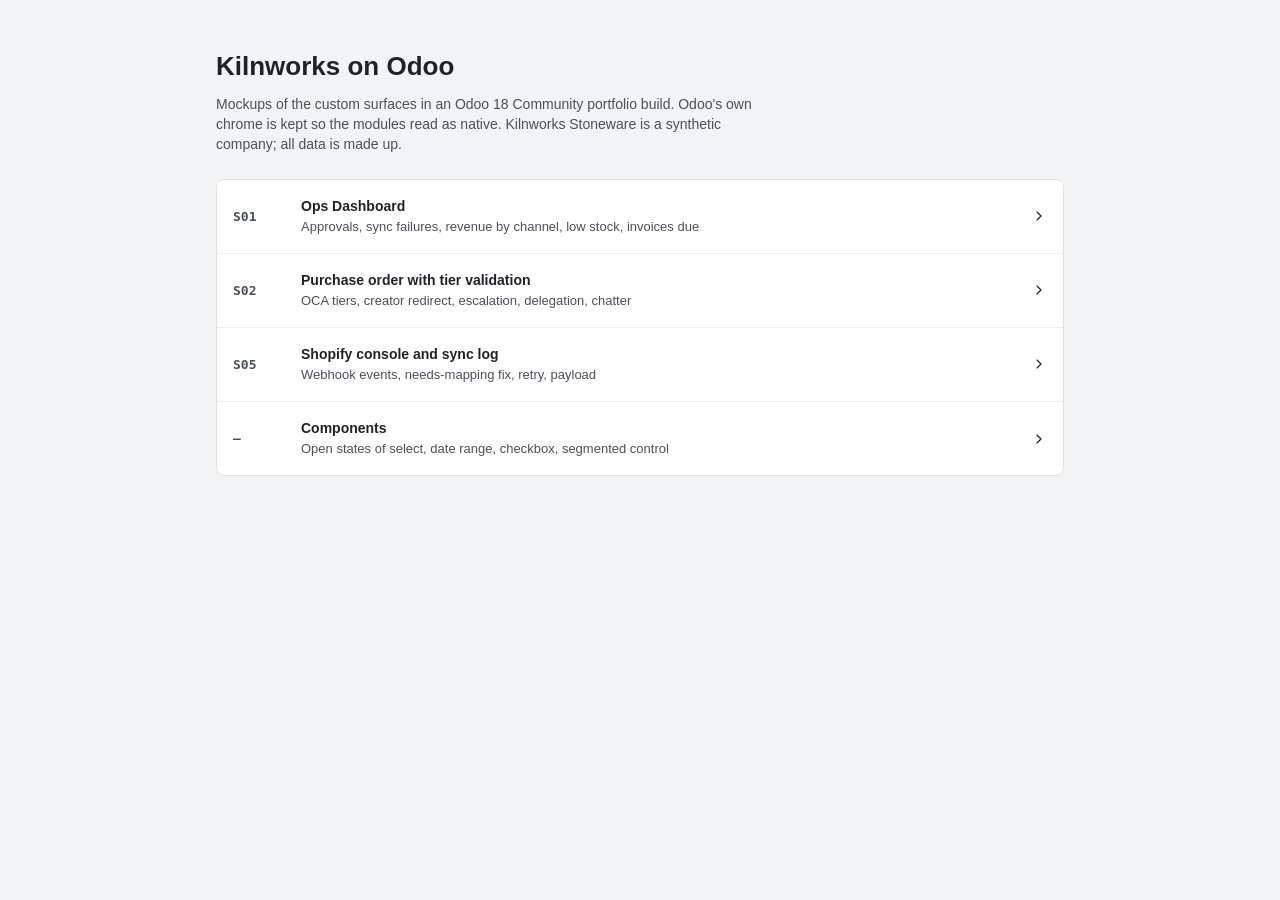
<file: mockups/index.html>
<!doctype html><html lang="en"><head><meta charset="utf-8"><meta name="viewport" content="width=device-width, initial-scale=1">
<title>Kilnworks on Odoo · Mockups</title><link rel="stylesheet" href="kilnworks-ds.css"></head><body><svg width="0" height="0" style="position:absolute" aria-hidden="true"><symbol id="i-chevron-right" viewBox="0 0 24 24"><path d="m9 18 6-6-6-6" /></symbol></svg>
<main class="idx"><h1>Kilnworks on Odoo</h1>
<p>Mockups of the custom surfaces in an Odoo 18 Community portfolio build. Odoo's own chrome is kept so the modules read as native.
Kilnworks Stoneware is a synthetic company; all data is made up.</p>
<ul class="idx-list"><li><a href="dashboard.html"><span class="id">S01</span><span><b>Ops Dashboard</b><span class="d">Approvals, sync failures, revenue by channel, low stock, invoices due</span></span><svg class="icon" aria-hidden="true"><use href="#i-chevron-right"/></svg></a></li><li><a href="purchase-order.html"><span class="id">S02</span><span><b>Purchase order with tier validation</b><span class="d">OCA tiers, creator redirect, escalation, delegation, chatter</span></span><svg class="icon" aria-hidden="true"><use href="#i-chevron-right"/></svg></a></li><li><a href="shopify.html"><span class="id">S05</span><span><b>Shopify console and sync log</b><span class="d">Webhook events, needs-mapping fix, retry, payload</span></span><svg class="icon" aria-hidden="true"><use href="#i-chevron-right"/></svg></a></li><li><a href="components.html"><span class="id">—</span><span><b>Components</b><span class="d">Open states of select, date range, checkbox, segmented control</span></span><svg class="icon" aria-hidden="true"><use href="#i-chevron-right"/></svg></a></li></ul></main></body></html>
</file>
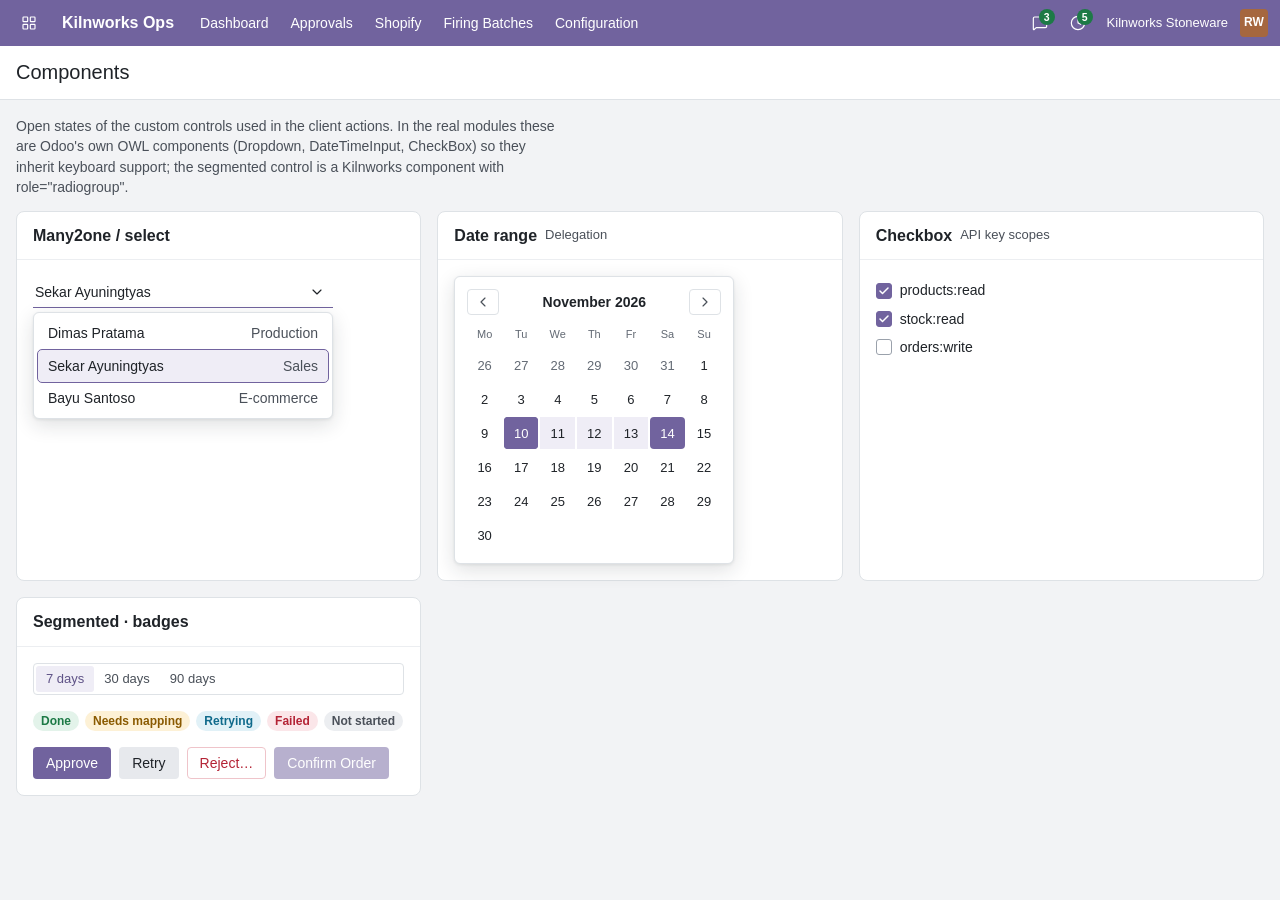
<file: mockups/components.html>
<!doctype html>
<html lang="en"><head><meta charset="utf-8"><meta name="viewport" content="width=device-width, initial-scale=1">
<title>Components · Kilnworks on Odoo</title>
<link rel="stylesheet" href="kilnworks-ds.css"></head>
<body>
<svg width="0" height="0" style="position:absolute" aria-hidden="true"><symbol id="i-chevron-down" viewBox="0 0 24 24"><path d="m6 9 6 6 6-6" /></symbol><symbol id="i-chevron-left" viewBox="0 0 24 24"><path d="m15 18-6-6 6-6" /></symbol><symbol id="i-chevron-right" viewBox="0 0 24 24"><path d="m9 18 6-6-6-6" /></symbol><symbol id="i-check" viewBox="0 0 24 24"><path d="M20 6 9 17l-5-5" /></symbol><symbol id="i-layout-grid" viewBox="0 0 24 24"><rect width="7" height="7" x="3" y="3" rx="1" />
  <rect width="7" height="7" x="14" y="3" rx="1" />
  <rect width="7" height="7" x="14" y="14" rx="1" />
  <rect width="7" height="7" x="3" y="14" rx="1" /></symbol><symbol id="i-menu" viewBox="0 0 24 24"><path d="M4 5h16" />
  <path d="M4 12h16" />
  <path d="M4 19h16" /></symbol><symbol id="i-message-square" viewBox="0 0 24 24"><path d="M22 17a2 2 0 0 1-2 2H6.828a2 2 0 0 0-1.414.586l-2.202 2.202A.71.71 0 0 1 2 21.286V5a2 2 0 0 1 2-2h16a2 2 0 0 1 2 2z" /></symbol><symbol id="i-clock" viewBox="0 0 24 24"><circle cx="12" cy="12" r="10" />
  <path d="M12 6v6l4 2" /></symbol></svg>
<header class="o-navbar">
  <button class="o-apps" aria-label="Home menu"><svg class="icon" aria-hidden="true"><use href="#i-layout-grid"/></svg></button>
  <button class="o-apps o-burger" aria-label="Open menu"><svg class="icon" aria-hidden="true"><use href="#i-menu"/></svg></button>
  <span class="o-appname">Kilnworks Ops</span>
  <nav aria-label="Kilnworks Ops menu"><ul class="o-menu"><li><a href="dashboard.html">Dashboard</a></li><li><a href="#">Approvals</a></li><li><a href="shopify.html">Shopify</a></li><li><a href="#">Firing Batches</a></li><li><a href="#">Configuration</a></li></ul></nav>
  <div class="o-systray">
    <button aria-label="Messages, 3 unread"><svg class="icon" aria-hidden="true"><use href="#i-message-square"/></svg><span class="o-badge-count">3</span></button>
    <button aria-label="Activities, 5 due"><svg class="icon" aria-hidden="true"><use href="#i-clock"/></svg><span class="o-badge-count">5</span></button>
    <span class="o-company">Kilnworks Stoneware</span>
    <span class="o-avatar" role="img" aria-label="Ratna Wibisono">RW</span>
  </div>
</header>
<div class="o-cp"><div class="o-bc"><span class="cur">Components</span></div></div>
<main class="o-content">
  <p class="muted" style="max-width:70ch;margin-top:0">Open states of the custom controls used in the client actions. In the real modules these are
  Odoo's own OWL components (Dropdown, DateTimeInput, CheckBox) so they inherit keyboard support; the segmented control is a Kilnworks component with role="radiogroup".</p>
  <div class="comp-grid">
    <section class="panel"><div class="panel-h"><h2>Many2one / select</h2></div><div class="panel-b">
      <div class="combo"><button class="combo-btn" aria-haspopup="listbox" aria-expanded="true">Sekar Ayuningtyas <svg class="icon" aria-hidden="true"><use href="#i-chevron-down"/></svg></button>
        <ul class="listbox" role="listbox" aria-label="Delegate to">
          <li role="option" aria-selected="false">Dimas Pratama <span class="muted">Production</span></li>
          <li role="option" aria-selected="true" class="active">Sekar Ayuningtyas <span class="muted">Sales</span></li>
          <li role="option" aria-selected="false">Bayu Santoso <span class="muted">E-commerce</span></li>
        </ul></div></div></section>
    <section class="panel"><div class="panel-h"><h2>Date range</h2><span class="count">Delegation</span></div><div class="panel-b">
      <div class="cal" role="dialog" aria-label="Choose delegation dates">
        <div class="cal-h"><button class="btn btn-ghost btn-icon btn-sm" aria-label="Previous month"><svg class="icon" aria-hidden="true"><use href="#i-chevron-left"/></svg></button>
          November 2026<button class="btn btn-ghost btn-icon btn-sm" aria-label="Next month"><svg class="icon" aria-hidden="true"><use href="#i-chevron-right"/></svg></button></div>
        <div class="cal-g"><span class="dow">Mo</span><span class="dow">Tu</span><span class="dow">We</span><span class="dow">Th</span>
          <span class="dow">Fr</span><span class="dow">Sa</span><span class="dow">Su</span><button class="out" tabindex="-1">26</button><button class="out" tabindex="-1">27</button><button class="out" tabindex="-1">28</button><button class="out" tabindex="-1">29</button><button class="out" tabindex="-1">30</button><button class="out" tabindex="-1">31</button><button class="" aria-label="November 1, 2026">1</button><button class="" aria-label="November 2, 2026">2</button><button class="" aria-label="November 3, 2026">3</button><button class="" aria-label="November 4, 2026">4</button><button class="" aria-label="November 5, 2026">5</button><button class="" aria-label="November 6, 2026">6</button><button class="" aria-label="November 7, 2026">7</button><button class="" aria-label="November 8, 2026">8</button><button class="" aria-label="November 9, 2026">9</button><button class="edge today" aria-pressed="true" aria-label="November 10, 2026">10</button><button class="range" aria-label="November 11, 2026">11</button><button class="range" aria-label="November 12, 2026">12</button><button class="range" aria-label="November 13, 2026">13</button><button class="edge" aria-pressed="true" aria-label="November 14, 2026">14</button><button class="" aria-label="November 15, 2026">15</button><button class="" aria-label="November 16, 2026">16</button><button class="" aria-label="November 17, 2026">17</button><button class="" aria-label="November 18, 2026">18</button><button class="" aria-label="November 19, 2026">19</button><button class="" aria-label="November 20, 2026">20</button><button class="" aria-label="November 21, 2026">21</button><button class="" aria-label="November 22, 2026">22</button><button class="" aria-label="November 23, 2026">23</button><button class="" aria-label="November 24, 2026">24</button><button class="" aria-label="November 25, 2026">25</button><button class="" aria-label="November 26, 2026">26</button><button class="" aria-label="November 27, 2026">27</button><button class="" aria-label="November 28, 2026">28</button><button class="" aria-label="November 29, 2026">29</button><button class="" aria-label="November 30, 2026">30</button></div></div></div></section>
    <section class="panel"><div class="panel-h"><h2>Checkbox</h2><span class="count">API key scopes</span></div><div class="panel-b">
      <div role="group" aria-label="Scopes">
        <div class="check"><span class="box" role="checkbox" aria-checked="true" tabindex="0"><svg class="icon" aria-hidden="true"><use href="#i-check"/></svg></span>products:read</div>
        <div class="check"><span class="box" role="checkbox" aria-checked="true" tabindex="0"><svg class="icon" aria-hidden="true"><use href="#i-check"/></svg></span>stock:read</div>
        <div class="check"><span class="box" role="checkbox" aria-checked="false" tabindex="0"></span>orders:write</div>
      </div></div></section>
    <section class="panel"><div class="panel-h"><h2>Segmented · badges</h2></div><div class="panel-b" style="display:grid;gap:var(--s4)">
      <div class="seg" role="radiogroup" aria-label="Period"><button role="radio" aria-checked="true">7 days</button>
        <button role="radio" aria-checked="false">30 days</button><button role="radio" aria-checked="false">90 days</button></div>
      <div style="display:flex;gap:6px;flex-wrap:wrap"><span class="badge b-success">Done</span><span class="badge b-warning">Needs mapping</span>
        <span class="badge b-info">Retrying</span><span class="badge b-danger">Failed</span><span class="badge b-muted">Not started</span></div>
      <div style="display:flex;gap:8px;flex-wrap:wrap"><button class="btn btn-primary">Approve</button><button class="btn btn-secondary">Retry</button>
        <button class="btn btn-danger-ghost">Reject…</button><button class="btn btn-primary" aria-disabled="true">Confirm Order</button></div>
    </div></section>
  </div>
</main>
</body></html>
</file>
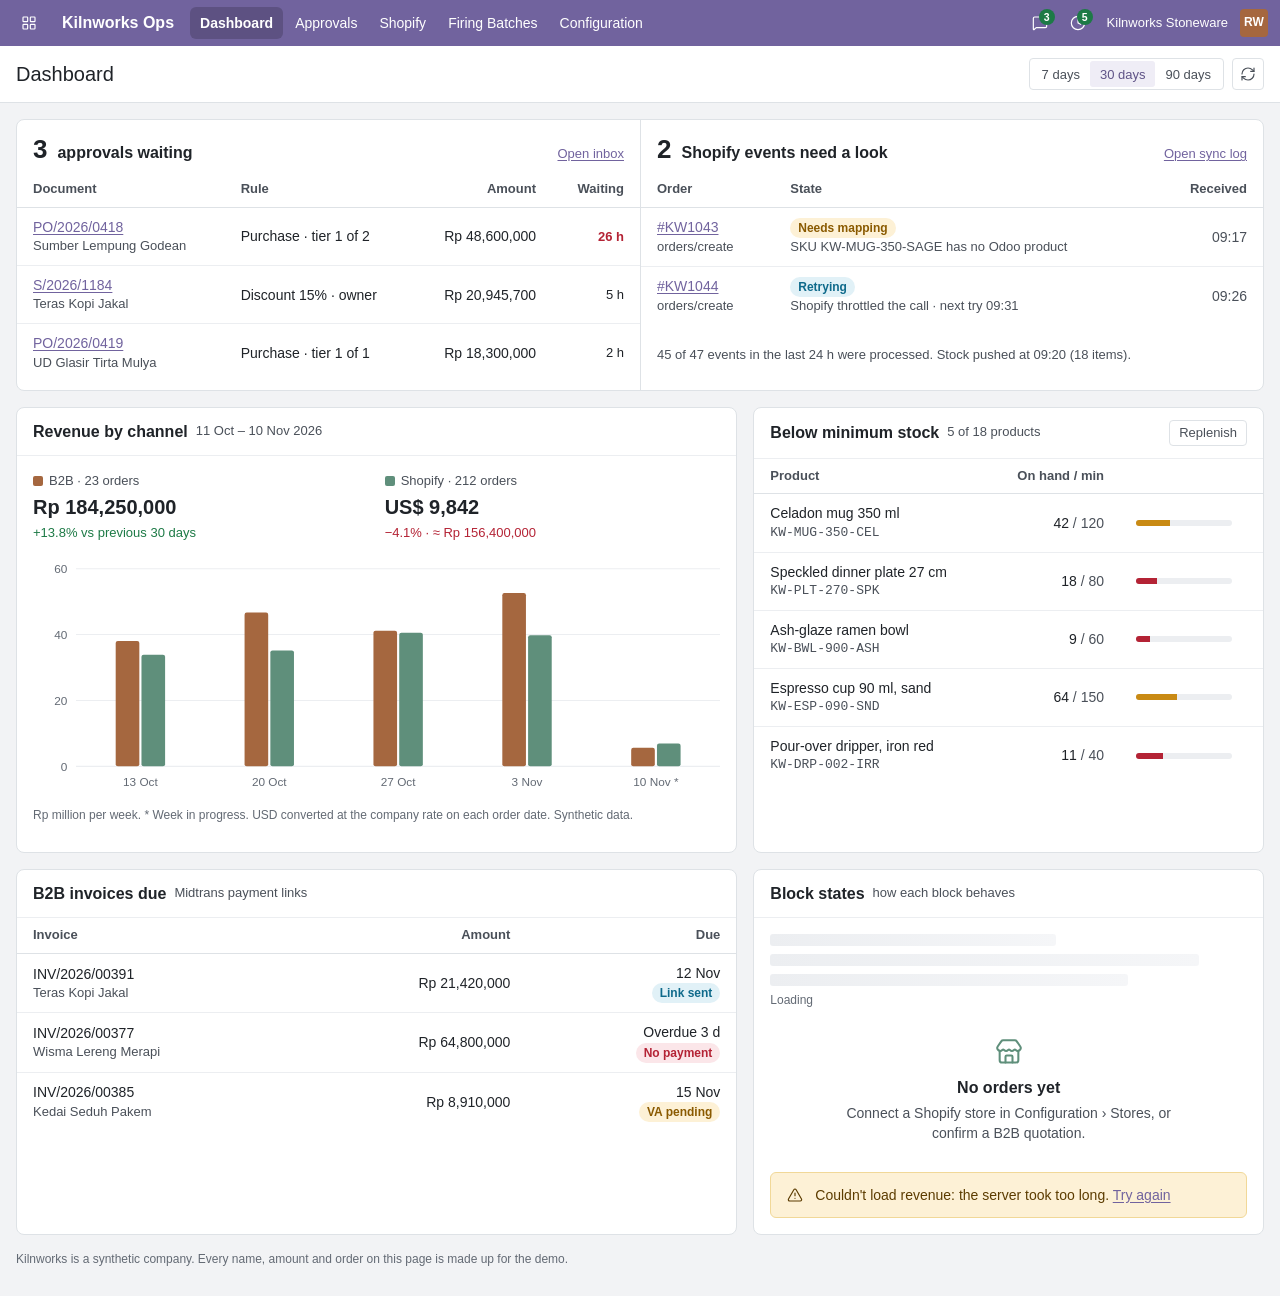
<file: mockups/dashboard.html>
<!doctype html>
<html lang="en"><head><meta charset="utf-8"><meta name="viewport" content="width=device-width, initial-scale=1">
<title>Dashboard · Kilnworks on Odoo</title>
<link rel="stylesheet" href="kilnworks-ds.css"></head>
<body>
<svg width="0" height="0" style="position:absolute" aria-hidden="true"><symbol id="i-refresh-cw" viewBox="0 0 24 24"><path d="M3 12a9 9 0 0 1 9-9 9.75 9.75 0 0 1 6.74 2.74L21 8" />
  <path d="M21 3v5h-5" />
  <path d="M21 12a9 9 0 0 1-9 9 9.75 9.75 0 0 1-6.74-2.74L3 16" />
  <path d="M8 16H3v5" /></symbol><symbol id="i-store" viewBox="0 0 24 24"><path d="M15 21v-5a1 1 0 0 0-1-1h-4a1 1 0 0 0-1 1v5" />
  <path d="M17.774 10.31a1.12 1.12 0 0 0-1.549 0 2.5 2.5 0 0 1-3.451 0 1.12 1.12 0 0 0-1.548 0 2.5 2.5 0 0 1-3.452 0 1.12 1.12 0 0 0-1.549 0 2.5 2.5 0 0 1-3.77-3.248l2.889-4.184A2 2 0 0 1 7 2h10a2 2 0 0 1 1.653.873l2.895 4.192a2.5 2.5 0 0 1-3.774 3.244" />
  <path d="M4 10.95V19a2 2 0 0 0 2 2h12a2 2 0 0 0 2-2v-8.05" /></symbol><symbol id="i-triangle-alert" viewBox="0 0 24 24"><path d="m21.73 18-8-14a2 2 0 0 0-3.48 0l-8 14A2 2 0 0 0 4 21h16a2 2 0 0 0 1.73-3" />
  <path d="M12 9v4" />
  <path d="M12 17h.01" /></symbol><symbol id="i-layout-grid" viewBox="0 0 24 24"><rect width="7" height="7" x="3" y="3" rx="1" />
  <rect width="7" height="7" x="14" y="3" rx="1" />
  <rect width="7" height="7" x="14" y="14" rx="1" />
  <rect width="7" height="7" x="3" y="14" rx="1" /></symbol><symbol id="i-menu" viewBox="0 0 24 24"><path d="M4 5h16" />
  <path d="M4 12h16" />
  <path d="M4 19h16" /></symbol><symbol id="i-message-square" viewBox="0 0 24 24"><path d="M22 17a2 2 0 0 1-2 2H6.828a2 2 0 0 0-1.414.586l-2.202 2.202A.71.71 0 0 1 2 21.286V5a2 2 0 0 1 2-2h16a2 2 0 0 1 2 2z" /></symbol><symbol id="i-clock" viewBox="0 0 24 24"><circle cx="12" cy="12" r="10" />
  <path d="M12 6v6l4 2" /></symbol></svg>
<header class="o-navbar">
  <button class="o-apps" aria-label="Home menu"><svg class="icon" aria-hidden="true"><use href="#i-layout-grid"/></svg></button>
  <button class="o-apps o-burger" aria-label="Open menu"><svg class="icon" aria-hidden="true"><use href="#i-menu"/></svg></button>
  <span class="o-appname">Kilnworks Ops</span>
  <nav aria-label="Kilnworks Ops menu"><ul class="o-menu"><li><a href="dashboard.html" aria-current="page">Dashboard</a></li><li><a href="#">Approvals</a></li><li><a href="shopify.html">Shopify</a></li><li><a href="#">Firing Batches</a></li><li><a href="#">Configuration</a></li></ul></nav>
  <div class="o-systray">
    <button aria-label="Messages, 3 unread"><svg class="icon" aria-hidden="true"><use href="#i-message-square"/></svg><span class="o-badge-count">3</span></button>
    <button aria-label="Activities, 5 due"><svg class="icon" aria-hidden="true"><use href="#i-clock"/></svg><span class="o-badge-count">5</span></button>
    <span class="o-company">Kilnworks Stoneware</span>
    <span class="o-avatar" role="img" aria-label="Ratna Wibisono">RW</span>
  </div>
</header>
<div class="o-cp">
  <div class="o-bc"><span class="cur">Dashboard</span></div>
  <div class="o-cp-right">
    <div class="seg" role="radiogroup" aria-label="Period">
      <button role="radio" aria-checked="false">7 days</button>
      <button role="radio" aria-checked="true">30 days</button>
      <button role="radio" aria-checked="false">90 days</button>
    </div>
    <button class="btn btn-ghost btn-icon" aria-label="Refresh"><svg class="icon" aria-hidden="true"><use href="#i-refresh-cw"/></svg></button>
  </div>
</div>
<main class="o-content">
  <div class="dash">
    <div class="span-12 attn" aria-label="Needs attention">
      <section>
        <div class="attn-h"><span class="big">3</span><h2>approvals waiting</h2>
          <a class="end" href="#">Open inbox</a></div>
        <div class="tbl-wrap"><table class="o-list"><caption class="sr-only">Approvals waiting</caption>
          <thead><tr><th>Document</th><th class="hide-sm">Rule</th><th class="r">Amount</th><th class="r">Waiting</th></tr></thead>
          <tbody><tr><td><a href="purchase-order.html">PO/2026/0418</a><span class="sub">Sumber Lempung Godean</span></td><td class="hide-sm">Purchase · tier 1 of 2</td><td class="r num">Rp 48,600,000</td><td class="r"><span class="age late">26 h</span></td></tr><tr><td><a href="purchase-order.html">S/2026/1184</a><span class="sub">Teras Kopi Jakal</span></td><td class="hide-sm">Discount 15% · owner</td><td class="r num">Rp 20,945,700</td><td class="r"><span class="age">5 h</span></td></tr><tr><td><a href="purchase-order.html">PO/2026/0419</a><span class="sub">UD Glasir Tirta Mulya</span></td><td class="hide-sm">Purchase · tier 1 of 1</td><td class="r num">Rp 18,300,000</td><td class="r"><span class="age">2 h</span></td></tr></tbody></table></div>
      </section>
      <section>
        <div class="attn-h"><span class="big">2</span><h2>Shopify events need a look</h2>
          <a class="end" href="shopify.html">Open sync log</a></div>
        <div class="tbl-wrap"><table class="o-list"><caption class="sr-only">Sync events needing attention</caption>
          <thead><tr><th>Order</th><th>State</th><th class="r">Received</th></tr></thead>
          <tbody><tr><td><a href="shopify.html">#KW1043</a><span class="sub">orders/create</span></td><td><span class="badge b-warning">Needs mapping</span><span class="sub">SKU KW-MUG-350-SAGE has no Odoo product</span></td><td class="r num muted">09:17</td></tr><tr><td><a href="shopify.html">#KW1044</a><span class="sub">orders/create</span></td><td><span class="badge b-info">Retrying</span><span class="sub">Shopify throttled the call · next try 09:31</span></td><td class="r num muted">09:26</td></tr></tbody></table></div>
        <p class="panel-f muted">45 of 47 events in the last 24 h were processed. Stock pushed at 09:20 (18 items).</p>
      </section>
    </div>

    <section class="panel span-7" aria-labelledby="rev-h">
      <div class="panel-h"><h2 id="rev-h">Revenue by channel</h2><span class="count">11 Oct – 10 Nov 2026</span></div>
      <div class="panel-b">
        <div class="channel">
          <div><div class="k"><span class="key" style="background:var(--kw-clay)"></span>B2B · 23 orders</div>
            <div class="v num">Rp 184,250,000</div><div class="d up num">+13.8% vs previous 30 days</div></div>
          <div><div class="k"><span class="key" style="background:var(--kw-celadon)"></span>Shopify · 212 orders</div>
            <div class="v num">US$ 9,842</div><div class="d down num">−4.1% · ≈ Rp 156,400,000</div></div>
        </div>
        <svg class="chart" viewBox="0 0 640 220" role="img" aria-label="Weekly revenue by channel, last 30 days, in Rp million"><line x1="40" x2="640" y1="194.0" y2="194.0" stroke="#eceef1"/><text x="32" y="198.0" text-anchor="end">0</text><line x1="40" x2="640" y1="132.7" y2="132.7" stroke="#eceef1"/><text x="32" y="136.7" text-anchor="end">20</text><line x1="40" x2="640" y1="71.3" y2="71.3" stroke="#eceef1"/><text x="32" y="75.3" text-anchor="end">40</text><line x1="40" x2="640" y1="10.0" y2="10.0" stroke="#eceef1"/><text x="32" y="14.0" text-anchor="end">60</text><rect x="77.0" y="77.2" width="22" height="116.8" rx="2" fill="var(--kw-clay)"><title>B2B week of 13 Oct: Rp 38.1 million</title></rect><rect x="101.0" y="90.0" width="22" height="104.0" rx="2" fill="var(--kw-celadon)"><title>Shopify week of 13 Oct: Rp 33.9 million</title></rect><text x="100.0" y="212" text-anchor="middle">13 Oct</text><rect x="197.0" y="50.8" width="22" height="143.2" rx="2" fill="var(--kw-clay)"><title>B2B week of 20 Oct: Rp 46.7 million</title></rect><rect x="221.0" y="86.1" width="22" height="107.9" rx="2" fill="var(--kw-celadon)"><title>Shopify week of 20 Oct: Rp 35.2 million</title></rect><text x="220.0" y="212" text-anchor="middle">20 Oct</text><rect x="317.0" y="67.7" width="22" height="126.3" rx="2" fill="var(--kw-clay)"><title>B2B week of 27 Oct: Rp 41.2 million</title></rect><rect x="341.0" y="69.5" width="22" height="124.5" rx="2" fill="var(--kw-celadon)"><title>Shopify week of 27 Oct: Rp 40.6 million</title></rect><text x="340.0" y="212" text-anchor="middle">27 Oct</text><rect x="437.0" y="32.7" width="22" height="161.3" rx="2" fill="var(--kw-clay)"><title>B2B week of 3 Nov: Rp 52.6 million</title></rect><rect x="461.0" y="71.9" width="22" height="122.1" rx="2" fill="var(--kw-celadon)"><title>Shopify week of 3 Nov: Rp 39.8 million</title></rect><text x="460.0" y="212" text-anchor="middle">3 Nov</text><rect x="557.0" y="176.7" width="22" height="17.3" rx="2" fill="var(--kw-clay)"><title>B2B week of 10 Nov: Rp 5.7 million</title></rect><rect x="581.0" y="172.8" width="22" height="21.2" rx="2" fill="var(--kw-celadon)"><title>Shopify week of 10 Nov: Rp 6.9 million</title></rect><text x="580.0" y="212" text-anchor="middle">10 Nov *</text></svg>
        <p class="synthetic">Rp million per week. * Week in progress. USD converted at the company rate on each order date. Synthetic data.</p>
      </div>
    </section>

    <section class="panel span-5" aria-labelledby="stk-h">
      <div class="panel-h"><h2 id="stk-h">Below minimum stock</h2><span class="count">5 of 18 products</span>
        <div class="end"><a href="#" class="btn btn-sm btn-ghost">Replenish</a></div></div>
      <div class="tbl-wrap"><table class="o-list"><caption class="sr-only">Products below minimum</caption>
        <thead><tr><th>Product</th><th class="r">On hand / min</th><th class="hide-sm"></th></tr></thead>
        <tbody><tr><td>Celadon mug 350 ml<span class="sub mono">KW-MUG-350-CEL</span></td><td class="r num">42 <span class="muted">/ 120</span></td><td class="hide-sm"><div class="stockbar" role="img" aria-label="35% of minimum"><i class="mid" style="width:35%"></i></div></td></tr><tr><td>Speckled dinner plate 27 cm<span class="sub mono">KW-PLT-270-SPK</span></td><td class="r num">18 <span class="muted">/ 80</span></td><td class="hide-sm"><div class="stockbar" role="img" aria-label="22% of minimum"><i class="" style="width:22%"></i></div></td></tr><tr><td>Ash-glaze ramen bowl<span class="sub mono">KW-BWL-900-ASH</span></td><td class="r num">9 <span class="muted">/ 60</span></td><td class="hide-sm"><div class="stockbar" role="img" aria-label="15% of minimum"><i class="" style="width:15%"></i></div></td></tr><tr><td>Espresso cup 90 ml, sand<span class="sub mono">KW-ESP-090-SND</span></td><td class="r num">64 <span class="muted">/ 150</span></td><td class="hide-sm"><div class="stockbar" role="img" aria-label="43% of minimum"><i class="mid" style="width:43%"></i></div></td></tr><tr><td>Pour-over dripper, iron red<span class="sub mono">KW-DRP-002-IRR</span></td><td class="r num">11 <span class="muted">/ 40</span></td><td class="hide-sm"><div class="stockbar" role="img" aria-label="28% of minimum"><i class="" style="width:28%"></i></div></td></tr></tbody></table></div>
    </section>

    <section class="panel span-7" aria-labelledby="inv-h">
      <div class="panel-h"><h2 id="inv-h">B2B invoices due</h2><span class="count">Midtrans payment links</span></div>
      <div class="tbl-wrap"><table class="o-list"><caption class="sr-only">Invoices due</caption>
        <thead><tr><th>Invoice</th><th class="r">Amount</th><th class="r">Due</th></tr></thead>
        <tbody><tr><td>INV/2026/00391<span class="sub">Teras Kopi Jakal</span></td><td class="r num">Rp 21,420,000</td><td class="r"><span class="num">12 Nov</span><span class="sub"><span class="badge b-info">Link sent</span></span></td></tr><tr><td>INV/2026/00377<span class="sub">Wisma Lereng Merapi</span></td><td class="r num">Rp 64,800,000</td><td class="r"><span class="num">Overdue 3 d</span><span class="sub"><span class="badge b-danger">No payment</span></span></td></tr><tr><td>INV/2026/00385<span class="sub">Kedai Seduh Pakem</span></td><td class="r num">Rp 8,910,000</td><td class="r"><span class="num">15 Nov</span><span class="sub"><span class="badge b-warning">VA pending</span></span></td></tr></tbody></table></div>
    </section>

    <section class="panel span-5" aria-labelledby="st-h">
      <div class="panel-h"><h2 id="st-h">Block states</h2><span class="count">how each block behaves</span></div>
      <div class="panel-b" style="display:grid;gap:var(--s4)">
        <div aria-hidden="true"><div class="skel" style="width:60%"></div><div class="skel" style="width:90%;margin-top:8px"></div>
          <div class="skel" style="width:75%;margin-top:8px"></div><p class="synthetic" style="margin:6px 0 0">Loading</p></div>
        <div class="empty" style="padding:var(--s3) 0"><svg class="icon" aria-hidden="true"><use href="#i-store"/></svg><h3>No orders yet</h3>
          <p>Connect a Shopify store in Configuration › Stores, or confirm a B2B quotation.</p></div>
        <div class="alert alert-warning" style="margin:0"><svg class="icon" aria-hidden="true"><use href="#i-triangle-alert"/></svg><div>Couldn't load revenue: the server took too long.
          <a href="#">Try again</a></div></div>
      </div>
    </section>
  </div>
  <p class="synthetic" style="margin-top:var(--s4)">Kilnworks is a synthetic company. Every name, amount and order on this page is made up for the demo.</p>
</main>
</body></html>
</file>
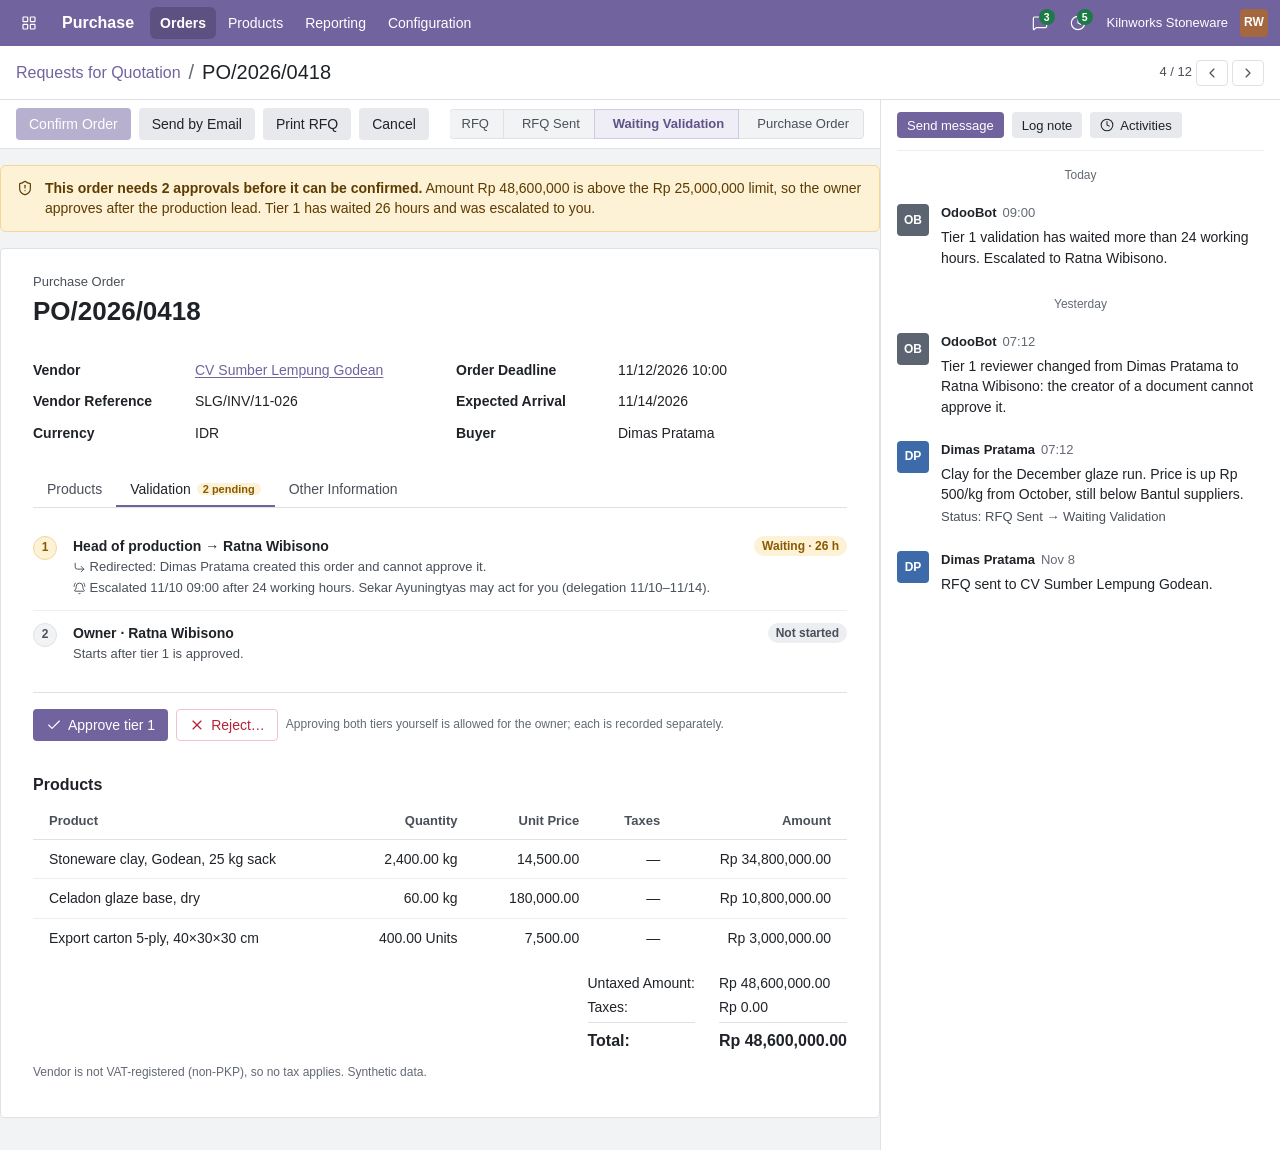
<file: mockups/purchase-order.html>
<!doctype html>
<html lang="en"><head><meta charset="utf-8"><meta name="viewport" content="width=device-width, initial-scale=1">
<title>PO/2026/0418 · Kilnworks on Odoo</title>
<link rel="stylesheet" href="kilnworks-ds.css"></head>
<body>
<svg width="0" height="0" style="position:absolute" aria-hidden="true"><symbol id="i-chevron-left" viewBox="0 0 24 24"><path d="m15 18-6-6 6-6" /></symbol><symbol id="i-chevron-right" viewBox="0 0 24 24"><path d="m9 18 6-6-6-6" /></symbol><symbol id="i-shield-alert" viewBox="0 0 24 24"><path d="M20 13c0 5-3.5 7.5-7.66 8.95a1 1 0 0 1-.67-.01C7.5 20.5 4 18 4 13V6a1 1 0 0 1 1-1c2 0 4.5-1.2 6.24-2.72a1.17 1.17 0 0 1 1.52 0C14.51 3.81 17 5 19 5a1 1 0 0 1 1 1z" />
  <path d="M12 8v4" />
  <path d="M12 16h.01" /></symbol><symbol id="i-corner-down-right" viewBox="0 0 24 24"><path d="m15 10 5 5-5 5" />
  <path d="M4 4v7a4 4 0 0 0 4 4h12" /></symbol><symbol id="i-bell-ring" viewBox="0 0 24 24"><path d="M10.268 21a2 2 0 0 0 3.464 0" />
  <path d="M22 8c0-2.3-.8-4.3-2-6" />
  <path d="M3.262 15.326A1 1 0 0 0 4 17h16a1 1 0 0 0 .74-1.673C19.41 13.956 18 12.499 18 8A6 6 0 0 0 6 8c0 4.499-1.411 5.956-2.738 7.326" />
  <path d="M4 2C2.8 3.7 2 5.7 2 8" /></symbol><symbol id="i-check" viewBox="0 0 24 24"><path d="M20 6 9 17l-5-5" /></symbol><symbol id="i-x" viewBox="0 0 24 24"><path d="M18 6 6 18" />
  <path d="m6 6 12 12" /></symbol><symbol id="i-clock" viewBox="0 0 24 24"><circle cx="12" cy="12" r="10" />
  <path d="M12 6v6l4 2" /></symbol><symbol id="i-layout-grid" viewBox="0 0 24 24"><rect width="7" height="7" x="3" y="3" rx="1" />
  <rect width="7" height="7" x="14" y="3" rx="1" />
  <rect width="7" height="7" x="14" y="14" rx="1" />
  <rect width="7" height="7" x="3" y="14" rx="1" /></symbol><symbol id="i-menu" viewBox="0 0 24 24"><path d="M4 5h16" />
  <path d="M4 12h16" />
  <path d="M4 19h16" /></symbol><symbol id="i-message-square" viewBox="0 0 24 24"><path d="M22 17a2 2 0 0 1-2 2H6.828a2 2 0 0 0-1.414.586l-2.202 2.202A.71.71 0 0 1 2 21.286V5a2 2 0 0 1 2-2h16a2 2 0 0 1 2 2z" /></symbol></svg>
<header class="o-navbar">
  <button class="o-apps" aria-label="Home menu"><svg class="icon" aria-hidden="true"><use href="#i-layout-grid"/></svg></button>
  <button class="o-apps o-burger" aria-label="Open menu"><svg class="icon" aria-hidden="true"><use href="#i-menu"/></svg></button>
  <span class="o-appname">Purchase</span>
  <nav aria-label="Purchase menu"><ul class="o-menu"><li><a href="purchase-order.html" aria-current="page">Orders</a></li><li><a href="#">Products</a></li><li><a href="#">Reporting</a></li><li><a href="#">Configuration</a></li></ul></nav>
  <div class="o-systray">
    <button aria-label="Messages, 3 unread"><svg class="icon" aria-hidden="true"><use href="#i-message-square"/></svg><span class="o-badge-count">3</span></button>
    <button aria-label="Activities, 5 due"><svg class="icon" aria-hidden="true"><use href="#i-clock"/></svg><span class="o-badge-count">5</span></button>
    <span class="o-company">Kilnworks Stoneware</span>
    <span class="o-avatar" role="img" aria-label="Ratna Wibisono">RW</span>
  </div>
</header>
<div class="o-cp">
  <div class="o-bc"><a href="#">Requests for Quotation</a><span class="sep">/</span><span class="cur">PO/2026/0418</span></div>
  <div class="o-cp-right"><span class="o-pager">4 / 12 <button class="btn btn-ghost btn-icon btn-sm" aria-label="Previous"><svg class="icon" aria-hidden="true"><use href="#i-chevron-left"/></svg></button>
    <button class="btn btn-ghost btn-icon btn-sm" aria-label="Next"><svg class="icon" aria-hidden="true"><use href="#i-chevron-right"/></svg></button></span></div>
</div>
<div class="o-form-wrap">
  <main class="o-form-main">
    <div class="o-statusbar">
      <div class="o-cp-actions">
        <button class="btn btn-primary" aria-disabled="true" title="Waiting for validation">Confirm Order</button>
        <button class="btn btn-secondary">Send by Email</button>
        <button class="btn btn-secondary">Print RFQ</button>
        <button class="btn btn-secondary">Cancel</button>
      </div>
      <div class="o-status" aria-label="Status">
        <span>RFQ</span><span>RFQ Sent</span><span aria-current="step">Waiting Validation</span><span>Purchase Order</span>
      </div>
    </div>
    <div class="alert alert-warning" role="status"><svg class="icon" aria-hidden="true"><use href="#i-shield-alert"/></svg><div><b>This order needs 2 approvals before it can be confirmed.</b>
      Amount Rp 48,600,000 is above the Rp 25,000,000 limit, so the owner approves after the production lead. Tier 1 has waited 26 hours and was escalated to you.</div></div>
    <div class="o-sheet">
      <div class="o-title"><small>Purchase Order</small><h1>PO/2026/0418</h1></div>
      <div class="o-groups">
        <div>
          <div class="o-field"><label>Vendor</label><div class="val"><a href="#">CV Sumber Lempung Godean</a></div></div>
          <div class="o-field"><label>Vendor Reference</label><div class="val">SLG/INV/11-026</div></div>
          <div class="o-field"><label>Currency</label><div class="val">IDR</div></div>
        </div>
        <div>
          <div class="o-field"><label>Order Deadline</label><div class="val num">11/12/2026 10:00</div></div>
          <div class="o-field"><label>Expected Arrival</label><div class="val num">11/14/2026</div></div>
          <div class="o-field"><label>Buyer</label><div class="val">Dimas Pratama</div></div>
        </div>
      </div>

      <div class="o-notebook">
        <div class="o-tabs" role="tablist">
          <button role="tab" aria-selected="false">Products</button>
          <button role="tab" aria-selected="true">Validation <span class="tab-count">2 pending</span></button>
          <button role="tab" aria-selected="false">Other Information</button>
        </div>
        <div role="tabpanel">
          <ol class="tier-steps">
            <li><span class="step-dot now">1</span>
              <div><div class="who">Head of production → Ratna Wibisono</div>
                <div class="note"><svg class="icon" aria-hidden="true"><use href="#i-corner-down-right"/></svg> Redirected: Dimas Pratama created this order and cannot approve it.</div>
                <div class="note"><svg class="icon" aria-hidden="true"><use href="#i-bell-ring"/></svg> Escalated 11/10 09:00 after 24 working hours. Sekar Ayuningtyas may act for you (delegation 11/10–11/14).</div></div>
              <span class="badge b-warning">Waiting · 26 h</span></li>
            <li><span class="step-dot">2</span>
              <div><div class="who">Owner · Ratna Wibisono</div><div class="note">Starts after tier 1 is approved.</div></div>
              <span class="badge b-muted">Not started</span></li>
          </ol>
          <div class="decision">
            <button class="btn btn-primary"><svg class="icon" aria-hidden="true"><use href="#i-check"/></svg>Approve tier 1</button>
            <button class="btn btn-danger-ghost"><svg class="icon" aria-hidden="true"><use href="#i-x"/></svg>Reject…</button>
            <span class="synthetic">Approving both tiers yourself is allowed for the owner; each is recorded separately.</span>
          </div>
        </div>
      </div>

      <h2 style="font-size:var(--fs-lg);margin:var(--s6) 0 var(--s2)">Products</h2>
      <div class="tbl-wrap"><table class="o-list"><caption class="sr-only">Order lines</caption>
        <thead><tr><th>Product</th><th class="r">Quantity</th><th class="r">Unit Price</th><th class="r hide-sm">Taxes</th><th class="r">Amount</th></tr></thead>
        <tbody><tr><td>Stoneware clay, Godean, 25 kg sack</td><td class="r num">2,400.00 kg</td><td class="r num">14,500.00</td><td class="r num hide-sm">—</td><td class="r num">Rp 34,800,000.00</td></tr><tr><td>Celadon glaze base, dry</td><td class="r num">60.00 kg</td><td class="r num">180,000.00</td><td class="r num hide-sm">—</td><td class="r num">Rp 10,800,000.00</td></tr><tr><td>Export carton 5-ply, 40×30×30 cm</td><td class="r num">400.00 Units</td><td class="r num">7,500.00</td><td class="r num hide-sm">—</td><td class="r num">Rp 3,000,000.00</td></tr></tbody></table></div>
      <div class="totals"><span>Untaxed Amount:</span><span class="num">Rp 48,600,000.00</span>
        <span>Taxes:</span><span class="num">Rp 0.00</span>
        <span class="t">Total:</span><span class="t num">Rp 48,600,000.00</span></div>
      <p class="synthetic">Vendor is not VAT-registered (non-PKP), so no tax applies. Synthetic data.</p>
    </div>
  </main>
  <aside class="o-chatter" aria-label="Chatter">
    <div class="o-chatter-top"><button class="btn btn-primary btn-sm">Send message</button><button class="btn btn-secondary btn-sm">Log note</button>
      <button class="btn btn-secondary btn-sm"><svg class="icon icon-sm" aria-hidden="true"><use href="#i-clock"/></svg>Activities</button></div>
    <div class="o-day">Today</div>
    <div class="msg"><span class="o-avatar av-bot">OB</span><div><div class="h"><b>OdooBot</b><span>09:00</span></div>
      <p>Tier 1 validation has waited more than 24 working hours. Escalated to Ratna Wibisono.</p></div></div>
    <div class="o-day">Yesterday</div>
    <div class="msg"><span class="o-avatar av-bot">OB</span><div><div class="h"><b>OdooBot</b><span>07:12</span></div>
      <p>Tier 1 reviewer changed from Dimas Pratama to Ratna Wibisono: the creator of a document cannot approve it.</p></div></div>
    <div class="msg"><span class="o-avatar av-d">DP</span><div><div class="h"><b>Dimas Pratama</b><span>07:12</span></div>
      <p>Clay for the December glaze run. Price is up Rp 500/kg from October, still below Bantul suppliers.</p>
      <div class="track">Status: RFQ Sent → Waiting Validation</div></div></div>
    <div class="msg"><span class="o-avatar av-d">DP</span><div><div class="h"><b>Dimas Pratama</b><span>Nov 8</span></div>
      <p>RFQ sent to CV Sumber Lempung Godean.</p></div></div>
  </aside>
</div>
</body></html>
</file>
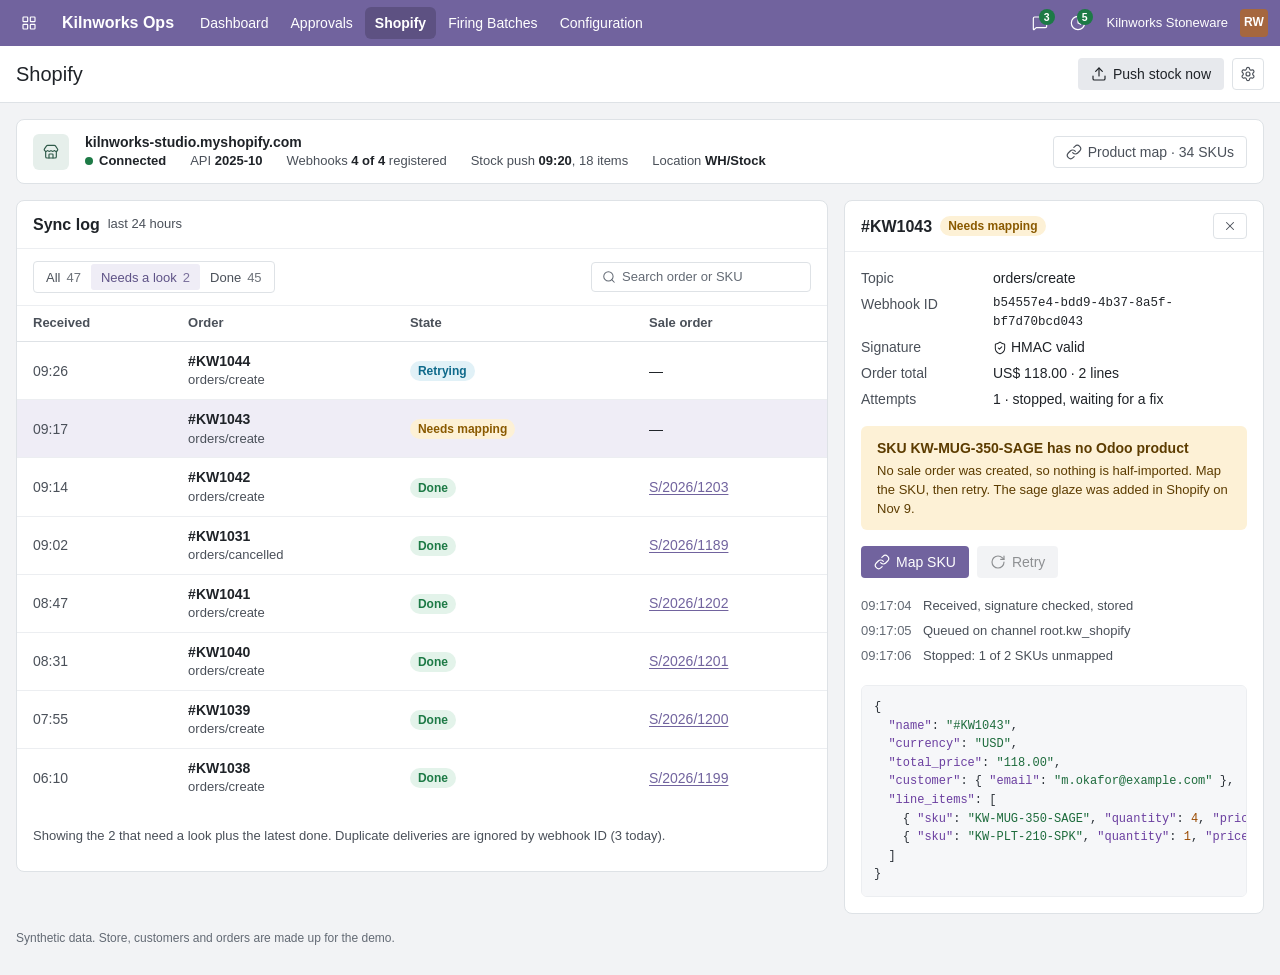
<file: mockups/shopify.html>
<!doctype html>
<html lang="en"><head><meta charset="utf-8"><meta name="viewport" content="width=device-width, initial-scale=1">
<title>Shopify · Kilnworks on Odoo</title>
<link rel="stylesheet" href="kilnworks-ds.css"></head>
<body>
<svg width="0" height="0" style="position:absolute" aria-hidden="true"><symbol id="i-upload" viewBox="0 0 24 24"><path d="M12 3v12" />
  <path d="m17 8-5-5-5 5" />
  <path d="M21 15v4a2 2 0 0 1-2 2H5a2 2 0 0 1-2-2v-4" /></symbol><symbol id="i-settings" viewBox="0 0 24 24"><path d="M9.671 4.136a2.34 2.34 0 0 1 4.659 0 2.34 2.34 0 0 0 3.319 1.915 2.34 2.34 0 0 1 2.33 4.033 2.34 2.34 0 0 0 0 3.831 2.34 2.34 0 0 1-2.33 4.033 2.34 2.34 0 0 0-3.319 1.915 2.34 2.34 0 0 1-4.659 0 2.34 2.34 0 0 0-3.32-1.915 2.34 2.34 0 0 1-2.33-4.033 2.34 2.34 0 0 0 0-3.831A2.34 2.34 0 0 1 6.35 6.051a2.34 2.34 0 0 0 3.319-1.915" />
  <circle cx="12" cy="12" r="3" /></symbol><symbol id="i-store" viewBox="0 0 24 24"><path d="M15 21v-5a1 1 0 0 0-1-1h-4a1 1 0 0 0-1 1v5" />
  <path d="M17.774 10.31a1.12 1.12 0 0 0-1.549 0 2.5 2.5 0 0 1-3.451 0 1.12 1.12 0 0 0-1.548 0 2.5 2.5 0 0 1-3.452 0 1.12 1.12 0 0 0-1.549 0 2.5 2.5 0 0 1-3.77-3.248l2.889-4.184A2 2 0 0 1 7 2h10a2 2 0 0 1 1.653.873l2.895 4.192a2.5 2.5 0 0 1-3.774 3.244" />
  <path d="M4 10.95V19a2 2 0 0 0 2 2h12a2 2 0 0 0 2-2v-8.05" /></symbol><symbol id="i-link" viewBox="0 0 24 24"><path d="M10 13a5 5 0 0 0 7.54.54l3-3a5 5 0 0 0-7.07-7.07l-1.72 1.71" />
  <path d="M14 11a5 5 0 0 0-7.54-.54l-3 3a5 5 0 0 0 7.07 7.07l1.71-1.71" /></symbol><symbol id="i-search" viewBox="0 0 24 24"><path d="m21 21-4.34-4.34" />
  <circle cx="11" cy="11" r="8" /></symbol><symbol id="i-x" viewBox="0 0 24 24"><path d="M18 6 6 18" />
  <path d="m6 6 12 12" /></symbol><symbol id="i-shield-check" viewBox="0 0 24 24"><path d="M20 13c0 5-3.5 7.5-7.66 8.95a1 1 0 0 1-.67-.01C7.5 20.5 4 18 4 13V6a1 1 0 0 1 1-1c2 0 4.5-1.2 6.24-2.72a1.17 1.17 0 0 1 1.52 0C14.51 3.81 17 5 19 5a1 1 0 0 1 1 1z" />
  <path d="m9 12 2 2 4-4" /></symbol><symbol id="i-rotate-cw" viewBox="0 0 24 24"><path d="M21 12a9 9 0 1 1-9-9c2.52 0 4.93 1 6.74 2.74L21 8" />
  <path d="M21 3v5h-5" /></symbol><symbol id="i-layout-grid" viewBox="0 0 24 24"><rect width="7" height="7" x="3" y="3" rx="1" />
  <rect width="7" height="7" x="14" y="3" rx="1" />
  <rect width="7" height="7" x="14" y="14" rx="1" />
  <rect width="7" height="7" x="3" y="14" rx="1" /></symbol><symbol id="i-menu" viewBox="0 0 24 24"><path d="M4 5h16" />
  <path d="M4 12h16" />
  <path d="M4 19h16" /></symbol><symbol id="i-message-square" viewBox="0 0 24 24"><path d="M22 17a2 2 0 0 1-2 2H6.828a2 2 0 0 0-1.414.586l-2.202 2.202A.71.71 0 0 1 2 21.286V5a2 2 0 0 1 2-2h16a2 2 0 0 1 2 2z" /></symbol><symbol id="i-clock" viewBox="0 0 24 24"><circle cx="12" cy="12" r="10" />
  <path d="M12 6v6l4 2" /></symbol></svg>
<header class="o-navbar">
  <button class="o-apps" aria-label="Home menu"><svg class="icon" aria-hidden="true"><use href="#i-layout-grid"/></svg></button>
  <button class="o-apps o-burger" aria-label="Open menu"><svg class="icon" aria-hidden="true"><use href="#i-menu"/></svg></button>
  <span class="o-appname">Kilnworks Ops</span>
  <nav aria-label="Kilnworks Ops menu"><ul class="o-menu"><li><a href="dashboard.html">Dashboard</a></li><li><a href="#">Approvals</a></li><li><a href="shopify.html" aria-current="page">Shopify</a></li><li><a href="#">Firing Batches</a></li><li><a href="#">Configuration</a></li></ul></nav>
  <div class="o-systray">
    <button aria-label="Messages, 3 unread"><svg class="icon" aria-hidden="true"><use href="#i-message-square"/></svg><span class="o-badge-count">3</span></button>
    <button aria-label="Activities, 5 due"><svg class="icon" aria-hidden="true"><use href="#i-clock"/></svg><span class="o-badge-count">5</span></button>
    <span class="o-company">Kilnworks Stoneware</span>
    <span class="o-avatar" role="img" aria-label="Ratna Wibisono">RW</span>
  </div>
</header>
<div class="o-cp">
  <div class="o-bc"><span class="cur">Shopify</span></div>
  <div class="o-cp-right">
    <button class="btn btn-secondary"><svg class="icon" aria-hidden="true"><use href="#i-upload"/></svg>Push stock now</button>
    <button class="btn btn-ghost btn-icon" aria-label="Store settings"><svg class="icon" aria-hidden="true"><use href="#i-settings"/></svg></button>
  </div>
</div>
<main class="o-content">
  <div class="store-strip">
    <span class="store-mark"><svg class="icon" aria-hidden="true"><use href="#i-store"/></svg></span>
    <div><div style="font-weight:600">kilnworks-studio.myshopify.com</div>
      <div class="store-facts"><span><span class="ok-dot"></span><b>Connected</b></span><span>API <b>2025-10</b></span>
        <span>Webhooks <b>4 of 4</b> registered</span><span>Stock push <b>09:20</b>, 18 items</span><span>Location <b>WH/Stock</b></span></div></div>
    <a class="btn btn-ghost" href="#"><svg class="icon" aria-hidden="true"><use href="#i-link"/></svg>Product map · 34 SKUs</a>
  </div>
  <div class="console">
    <section class="panel" aria-labelledby="ev-h">
      <div class="panel-h"><h2 id="ev-h">Sync log</h2><span class="count">last 24 hours</span></div>
      <div class="filters">
        <div class="seg" role="radiogroup" aria-label="Filter by state">
          <button role="radio" aria-checked="false">All <span class="n">47</span></button>
          <button role="radio" aria-checked="true">Needs a look <span class="n">2</span></button>
          <button role="radio" aria-checked="false">Done <span class="n">45</span></button>
        </div>
        <div class="search" role="search"><svg class="icon icon-sm" aria-hidden="true"><use href="#i-search"/></svg><span>Search order or SKU</span></div>
      </div>
      <div class="tbl-wrap"><table class="o-list"><caption class="sr-only">Webhook events</caption>
        <thead><tr><th>Received</th><th>Order</th><th>State</th><th class="hide-sm">Sale order</th></tr></thead>
        <tbody><tr><td class="num muted">09:26</td><td><b>#KW1044</b><span class="sub">orders/create</span></td><td><span class="badge b-info">Retrying</span></td><td class="hide-sm">—</td></tr><tr aria-selected="true"><td class="num muted">09:17</td><td><b>#KW1043</b><span class="sub">orders/create</span></td><td><span class="badge b-warning">Needs mapping</span></td><td class="hide-sm">—</td></tr><tr><td class="num muted">09:14</td><td><b>#KW1042</b><span class="sub">orders/create</span></td><td><span class="badge b-success">Done</span></td><td class="hide-sm"><a href="#">S/2026/1203</a></td></tr><tr><td class="num muted">09:02</td><td><b>#KW1031</b><span class="sub">orders/cancelled</span></td><td><span class="badge b-success">Done</span></td><td class="hide-sm"><a href="#">S/2026/1189</a></td></tr><tr><td class="num muted">08:47</td><td><b>#KW1041</b><span class="sub">orders/create</span></td><td><span class="badge b-success">Done</span></td><td class="hide-sm"><a href="#">S/2026/1202</a></td></tr><tr><td class="num muted">08:31</td><td><b>#KW1040</b><span class="sub">orders/create</span></td><td><span class="badge b-success">Done</span></td><td class="hide-sm"><a href="#">S/2026/1201</a></td></tr><tr><td class="num muted">07:55</td><td><b>#KW1039</b><span class="sub">orders/create</span></td><td><span class="badge b-success">Done</span></td><td class="hide-sm"><a href="#">S/2026/1200</a></td></tr><tr><td class="num muted">06:10</td><td><b>#KW1038</b><span class="sub">orders/create</span></td><td><span class="badge b-success">Done</span></td><td class="hide-sm"><a href="#">S/2026/1199</a></td></tr></tbody></table></div>
      <p class="panel-f muted">Showing the 2 that need a look plus the latest done. Duplicate deliveries are ignored by webhook ID (3 today).</p>
    </section>

    <section class="panel detail" aria-labelledby="dt-h">
      <div class="panel-h"><h2 id="dt-h">#KW1043</h2><span class="badge b-warning">Needs mapping</span>
        <div class="end"><button class="btn btn-sm btn-ghost" aria-label="Close detail"><svg class="icon icon-sm" aria-hidden="true"><use href="#i-x"/></svg></button></div></div>
      <div class="panel-b">
        <dl>
          <dt>Topic</dt><dd>orders/create</dd>
          <dt>Webhook ID</dt><dd class="mono">b54557e4-bdd9-4b37-8a5f-bf7d70bcd043</dd>
          <dt>Signature</dt><dd><svg class="icon icon-sm" aria-hidden="true"><use href="#i-shield-check"/></svg> HMAC valid</dd>
          <dt>Order total</dt><dd class="num">US$ 118.00 · 2 lines</dd>
          <dt>Attempts</dt><dd>1 · stopped, waiting for a fix</dd>
        </dl>
        <div class="fix"><h3>SKU KW-MUG-350-SAGE has no Odoo product</h3>
          <p>No sale order was created, so nothing is half-imported. Map the SKU, then retry. The sage glaze was added in Shopify on Nov 9.</p></div>
        <div class="decision" style="border-top:0;padding-top:0">
          <button class="btn btn-primary"><svg class="icon" aria-hidden="true"><use href="#i-link"/></svg>Map SKU</button>
          <button class="btn btn-secondary" aria-disabled="true" title="Map the SKU first"><svg class="icon" aria-hidden="true"><use href="#i-rotate-cw"/></svg>Retry</button>
        </div>
        <ul class="timeline" aria-label="Event history">
          <li><time>09:17:04</time><span>Received, signature checked, stored</span></li>
          <li><time>09:17:05</time><span>Queued on channel root.kw_shopify</span></li>
          <li><time>09:17:06</time><span>Stopped: 1 of 2 SKUs unmapped</span></li>
        </ul>
        <pre class="payload" aria-label="Payload excerpt">{
  <span class="pk">"name"</span>: <span class="ps">"#KW1043"</span>,
  <span class="pk">"currency"</span>: <span class="ps">"USD"</span>,
  <span class="pk">"total_price"</span>: <span class="ps">"118.00"</span>,
  <span class="pk">"customer"</span>: { <span class="pk">"email"</span>: <span class="ps">"m.okafor@example.com"</span> },
  <span class="pk">"line_items"</span>: [
    { <span class="pk">"sku"</span>: <span class="ps">"KW-MUG-350-SAGE"</span>, <span class="pk">"quantity"</span>: <span class="pn">4</span>, <span class="pk">"price"</span>: <span class="ps">"24.00"</span> },
    { <span class="pk">"sku"</span>: <span class="ps">"KW-PLT-210-SPK"</span>, <span class="pk">"quantity"</span>: <span class="pn">1</span>, <span class="pk">"price"</span>: <span class="ps">"22.00"</span> }
  ]
}</pre>
      </div>
    </section>
  </div>
  <p class="synthetic" style="margin-top:var(--s4)">Synthetic data. Store, customers and orders are made up for the demo.</p>
</main>
</body></html>
</file>
<file: mockups/kilnworks-ds.css>
/* Kilnworks on Odoo 18 — mockup design system.
   Host layer mirrors Odoo 18 Community backend (navbar, control panel, form sheet, chatter).
   Kilnworks layer (celadon) appears only inside custom client actions. Synthetic data only. */
:root {
  /* host: Odoo 18 Community */
  --o-brand: #71639e;          /* Community primary */
  --o-brand-hover: #5f5387;
  --o-brand-soft: #efedf6;
  --o-ink: #1f2328;
  --o-ink-2: #4a5059;          /* secondary text, 7.6:1 on white */
  --o-ink-3: #636a74;          /* tertiary, 5.3:1 */
  --o-line: #dee2e6;
  --o-line-soft: #eceef1;
  --o-bg: #f2f3f5;             /* webclient ground */
  --o-surface: #ffffff;
  --o-navbar: #71639e;          /* Odoo 18 Community navbar is the brand colour */
  --o-success: #1d7a46; --o-success-bg: #e3f3ea;
  --o-warning: #8a5a00; --o-warning-bg: #fdf1d6;
  --o-danger:  #b42335; --o-danger-bg:  #fbe6e9;
  --o-info:    #0f6a8b; --o-info-bg:    #e1f1f7;
  /* kilnworks layer */
  --kw-celadon: #5f8f7b;
  --kw-celadon-ink: #2f5a49;
  --kw-celadon-soft: #e6efeb;
  --kw-clay: #a5673f;          /* used only for the B2B series in charts */
  --kw-clay-soft: #f4e9e1;
  /* type + space */
  --font: -apple-system, BlinkMacSystemFont, "Segoe UI", Roboto, "Helvetica Neue", Ubuntu, Arial, sans-serif;
  --mono: ui-monospace, SFMono-Regular, Menlo, Consolas, monospace;
  --fs-xs: 12px; --fs-sm: 13px; --fs-md: 14px; --fs-lg: 16px; --fs-xl: 20px; --fs-2xl: 26px;
  --s1: 4px; --s2: 8px; --s3: 12px; --s4: 16px; --s5: 24px; --s6: 32px; --s7: 48px;
  --r-sm: 4px; --r-md: 6px; --r-lg: 8px;
  --shadow-pop: 0 6px 20px rgba(31, 35, 40, .14), 0 1px 3px rgba(31, 35, 40, .08);
  color-scheme: light;
}
* { box-sizing: border-box; }
html { -webkit-text-size-adjust: 100%; }
body { margin: 0; background: var(--o-bg); color: var(--o-ink); font: 400 var(--fs-md)/1.45 var(--font);
  font-variant-numeric: tabular-nums; }
::selection { background: var(--o-brand-soft); color: var(--o-ink); }
a { color: var(--o-brand); text-underline-offset: 2px; }
a:hover { color: var(--o-brand-hover); }
:focus-visible { outline: 2px solid var(--o-brand); outline-offset: 2px; border-radius: 3px; }
* { scrollbar-width: thin; scrollbar-color: #c3c7cd transparent; }
.icon { width: 16px; height: 16px; stroke: currentColor; fill: none; stroke-width: 1.75;
  stroke-linecap: round; stroke-linejoin: round; flex: none; vertical-align: -3px; }
.icon-sm { width: 14px; height: 14px; }
.sr-only { position: absolute; width: 1px; height: 1px; overflow: hidden; clip: rect(0 0 0 0); white-space: nowrap; }
.num { font-variant-numeric: tabular-nums; white-space: nowrap; }
.mono { font-family: var(--mono); font-size: 12.5px; }
.muted { color: var(--o-ink-2); }
.synthetic { font-size: var(--fs-xs); color: var(--o-ink-3); }

/* ---------- navbar (host) ---------- */
.o-navbar { height: 46px; background: var(--o-navbar); color: #fff;
  display: flex; align-items: center; padding: 0 var(--s3); gap: var(--s2); position: sticky; top: 0; z-index: 10; }
.o-apps { width: 34px; height: 34px; display: grid; place-items: center; border-radius: var(--r-md); color: #fff;
  background: none; border: 0; cursor: pointer; }
.o-apps:hover { background: rgba(255,255,255,.14); }
.o-appname { font-weight: 600; font-size: var(--fs-lg); padding: 0 var(--s2); white-space: nowrap; }
.o-menu { display: flex; gap: 2px; list-style: none; margin: 0; padding: 0; }
.o-menu a { display: block; padding: 6px 10px; border-radius: var(--r-md); color: #fff; text-decoration: none; font-size: var(--fs-md); }
.o-menu a:hover { background: rgba(255,255,255,.14); color: #fff; }
.o-menu a[aria-current="page"] { background: rgba(0,0,0,.18); color: #fff; font-weight: 600; }
.o-systray { margin-left: auto; display: flex; align-items: center; gap: var(--s1); }
.o-systray button { position: relative; width: 34px; height: 34px; display: grid; place-items: center; background: none; border: 0;
  border-radius: var(--r-md); color: #fff; cursor: pointer; }
.o-systray button:hover { background: rgba(255,255,255,.14); }
.o-badge-count { position: absolute; top: 3px; right: 2px; min-width: 16px; height: 16px; padding: 0 4px; border-radius: 8px;
  background: #1d7a46; color: #fff; font-size: 10.5px; font-weight: 600; line-height: 16px; text-align: center; }
.o-company { font-size: var(--fs-sm); color: #fff; padding: 0 var(--s2); white-space: nowrap; }
.o-avatar { width: 28px; height: 28px; border-radius: var(--r-sm); background: var(--kw-clay); color: #fff; font-size: 12px; font-weight: 600;
  display: grid; place-items: center; }
.o-burger { display: none; }

/* ---------- control panel (host) ---------- */
.o-cp { background: var(--o-surface); border-bottom: 1px solid var(--o-line); padding: var(--s3) var(--s4);
  display: grid; grid-template-columns: 1fr auto; gap: var(--s3) var(--s4); align-items: center; }
.o-bc { display: flex; align-items: center; gap: var(--s2); min-width: 0; font-size: var(--fs-xl); }
.o-bc a { text-decoration: none; color: var(--o-brand); font-size: var(--fs-lg); white-space: nowrap; }
.o-bc .sep { color: var(--o-ink-3); }
.o-bc .cur { font-weight: 500; white-space: nowrap; overflow: hidden; text-overflow: ellipsis; }
.o-cp-actions { display: flex; gap: var(--s2); flex-wrap: wrap; }
.o-cp-right { display: flex; gap: var(--s2); align-items: center; justify-content: flex-end; flex-wrap: wrap; }
.o-pager { font-size: var(--fs-sm); color: var(--o-ink-2); display: flex; align-items: center; gap: var(--s1); }

/* buttons */
.btn { display: inline-flex; align-items: center; gap: 6px; height: 32px; padding: 0 12px; border-radius: var(--r-sm);
  border: 1px solid transparent; font: 500 var(--fs-md)/1 var(--font); cursor: pointer; white-space: nowrap; text-decoration: none; }
.btn-primary { background: var(--o-brand); color: #fff; }
.btn-primary:hover { background: var(--o-brand-hover); color: #fff; }
.btn-secondary { background: #e7e9ed; color: var(--o-ink); }
.btn-secondary:hover { background: #dcdfe4; color: var(--o-ink); }
.btn-ghost { background: transparent; color: var(--o-ink-2); border-color: var(--o-line); }
.btn-ghost:hover { background: var(--o-bg); color: var(--o-ink); }
.btn-danger-ghost { background: transparent; color: var(--o-danger); border-color: #efc4ca; }
.btn-danger-ghost:hover { background: var(--o-danger-bg); }
.btn[disabled], .btn[aria-disabled="true"] { opacity: .5; cursor: not-allowed; }
.btn-sm { height: 26px; padding: 0 9px; font-size: var(--fs-sm); }
.btn-icon { width: 32px; padding: 0; justify-content: center; }

/* badges (host) */
.badge { display: inline-flex; align-items: center; gap: 4px; padding: 1px 8px; border-radius: 10px; font-size: var(--fs-xs);
  font-weight: 600; line-height: 18px; white-space: nowrap; }
.b-success { background: var(--o-success-bg); color: var(--o-success); }
.b-warning { background: var(--o-warning-bg); color: var(--o-warning); }
.b-danger { background: var(--o-danger-bg); color: var(--o-danger); }
.b-info { background: var(--o-info-bg); color: var(--o-info); }
.b-muted { background: #eceef1; color: var(--o-ink-2); }

/* segmented control (custom, role=radiogroup) */
.seg { display: inline-flex; border: 1px solid var(--o-line); border-radius: var(--r-sm); background: var(--o-surface); padding: 2px; }
.seg button { border: 0; background: none; height: 26px; padding: 0 10px; border-radius: 3px; font: 500 var(--fs-sm)/1 var(--font);
  color: var(--o-ink-2); cursor: pointer; display: inline-flex; align-items: center; gap: 6px; }
.seg button:hover { color: var(--o-ink); background: var(--o-bg); }
.seg button[aria-checked="true"] { background: var(--o-brand-soft); color: var(--o-brand-hover); }
.seg .n { font-variant-numeric: tabular-nums; color: inherit; opacity: .8; }

/* ---------- layout ---------- */
.o-content { padding: var(--s4); max-width: 1440px; margin: 0 auto; }
.panel { background: var(--o-surface); border: 1px solid var(--o-line); border-radius: var(--r-lg); }
.panel-h { display: flex; align-items: center; gap: var(--s2); padding: var(--s3) var(--s4); border-bottom: 1px solid var(--o-line-soft); min-height: 48px; }
.panel-h h2 { font-size: var(--fs-lg); font-weight: 600; margin: 0; }
.panel-h .count { font-size: var(--fs-sm); color: var(--o-ink-2); }
.panel-h .end { margin-left: auto; display: flex; gap: var(--s2); align-items: center; }
.panel-b { padding: var(--s4); }
.panel-f { padding: var(--s2) var(--s4) var(--s3); font-size: var(--fs-sm); }

/* list (host o_list_view look) */
.tbl-wrap { overflow-x: auto; }
table.o-list { width: 100%; border-collapse: collapse; font-size: var(--fs-md); }
.o-list th { text-align: left; font-weight: 600; font-size: var(--fs-sm); color: var(--o-ink-2); padding: 8px var(--s4);
  border-bottom: 1px solid var(--o-line); white-space: nowrap; background: var(--o-surface); }
.o-list td { padding: 9px var(--s4); border-bottom: 1px solid var(--o-line-soft); vertical-align: middle; }
.o-list tr:last-child td { border-bottom: 0; }
.o-list tbody tr { cursor: pointer; }
.o-list tbody tr:hover td { background: #f8f9fa; }
.o-list tbody tr[aria-selected="true"] td { background: var(--o-brand-soft); }
.o-list .r { text-align: right; }
.o-list .sub { display: block; font-size: var(--fs-sm); color: var(--o-ink-2); }

/* ---------- dashboard (kilnworks layer) ---------- */
.dash { display: grid; grid-template-columns: repeat(12, 1fr); gap: var(--s4); }
.span-7 { grid-column: span 7; } .span-5 { grid-column: span 5; } .span-12 { grid-column: span 12; }
.span-8 { grid-column: span 8; } .span-4 { grid-column: span 4; } .span-6 { grid-column: span 6; }
.attn { display: grid; grid-template-columns: 1fr 1fr; border: 1px solid var(--o-line); border-radius: var(--r-lg);
  background: var(--o-surface); overflow: hidden; }
.attn > section + section { border-left: 1px solid var(--o-line); }
.attn-h { display: flex; align-items: baseline; gap: var(--s2); padding: var(--s4) var(--s4) var(--s2); }
.attn-h h2 { margin: 0; font-size: var(--fs-lg); font-weight: 600; }
.attn-h .big { font-size: var(--fs-2xl); font-weight: 600; line-height: 1; color: var(--o-ink); margin-right: 2px; }
.attn-h .end { margin-left: auto; font-size: var(--fs-sm); }
.age { font-size: var(--fs-sm); white-space: nowrap; }
.age.late { color: var(--o-danger); font-weight: 600; }
.channel { display: grid; grid-template-columns: repeat(2, minmax(0, 1fr)); gap: var(--s4); margin-bottom: var(--s4); }
.channel .k { font-size: var(--fs-sm); color: var(--o-ink-2); display: flex; align-items: center; gap: 6px; }
.channel .v { font-size: var(--fs-xl); font-weight: 600; margin-top: 2px; }
.channel .d { font-size: var(--fs-sm); margin-top: 2px; }
.up { color: var(--o-success); } .down { color: var(--o-danger); }
.key { width: 10px; height: 10px; border-radius: 2px; display: inline-block; }
.chart { width: 100%; height: auto; display: block; }
.chart text { font: 11px var(--font); fill: var(--o-ink-3); }
.stockbar { height: 6px; border-radius: 3px; background: var(--o-line-soft); overflow: hidden; width: 96px; }
.stockbar i { display: block; height: 100%; background: var(--o-danger); }
.stockbar i.mid { background: #c98a14; }

/* ---------- form view (host) ---------- */
.o-form-wrap { display: grid; grid-template-columns: minmax(0, 1fr) 400px; min-height: calc(100vh - 46px); }
.o-form-main { padding: 0 0 var(--s6); min-width: 0; }
.o-statusbar { display: flex; align-items: center; justify-content: space-between; gap: var(--s3); flex-wrap: wrap;
  padding: var(--s2) var(--s4); background: var(--o-surface); border-bottom: 1px solid var(--o-line); }
.o-status { display: flex; }
.o-status span { position: relative; padding: 5px 14px 5px 18px; font-size: var(--fs-sm); color: var(--o-ink-2); background: var(--o-bg);
  border: 1px solid var(--o-line); margin-left: -1px; white-space: nowrap; }
.o-status span:first-child { border-radius: var(--r-sm) 0 0 var(--r-sm); padding-left: 12px; }
.o-status span:last-child { border-radius: 0 var(--r-sm) var(--r-sm) 0; }
.o-status span[aria-current="step"] { background: var(--o-brand-soft); color: var(--o-brand-hover); font-weight: 600; border-color: #cfc9e3; z-index: 1; }
.o-sheet { background: var(--o-surface); border: 1px solid var(--o-line); max-width: 1100px; margin: var(--s4) auto 0; padding: var(--s5) var(--s6);
  border-radius: var(--r-sm); }
.alert { display: flex; gap: var(--s3); align-items: flex-start; padding: var(--s3) var(--s4); border-radius: var(--r-md); font-size: var(--fs-md);
  margin: var(--s4) auto 0; max-width: 1100px; }
.alert-warning { background: var(--o-warning-bg); color: #5c3c00; border: 1px solid #f1d898; }
.alert .icon { margin-top: 2px; }
.o-title small { display: block; font-size: var(--fs-sm); color: var(--o-ink-2); }
.o-title h1 { margin: 2px 0 var(--s5); font-size: var(--fs-2xl); font-weight: 600; }
.o-groups { display: grid; grid-template-columns: 1fr 1fr; gap: 0 var(--s6); }
.o-field { display: grid; grid-template-columns: 150px 1fr; gap: var(--s3); padding: 5px 0; align-items: baseline; }
.o-field label { font-weight: 600; font-size: var(--fs-md); }
.o-field .val { border-bottom: 1px solid transparent; }
.o-notebook { margin-top: var(--s5); }
.o-tabs { display: flex; gap: 0; border-bottom: 1px solid var(--o-line); overflow-x: auto; }
.o-tabs button { background: none; border: 0; border-bottom: 2px solid transparent; padding: 8px 14px; font: 500 var(--fs-md) var(--font);
  color: var(--o-ink-2); cursor: pointer; white-space: nowrap; display: inline-flex; gap: 6px; align-items: center; }
.o-tabs button[aria-selected="true"] { color: var(--o-ink); border-bottom-color: var(--o-brand); }
.tab-count { background: var(--o-warning-bg); color: var(--o-warning); border-radius: 9px; padding: 0 6px; font-size: 11px; font-weight: 700; }
.totals { display: grid; grid-template-columns: auto auto; justify-content: end; gap: 4px var(--s5); margin-top: var(--s4); font-size: var(--fs-md); }
.totals .t { font-weight: 700; font-size: var(--fs-lg); border-top: 1px solid var(--o-line); padding-top: 6px; }
.tier-steps { list-style: none; margin: var(--s4) 0 0; padding: 0; }
.tier-steps li { display: grid; grid-template-columns: 28px 1fr auto; gap: var(--s3); padding: var(--s3) 0; border-bottom: 1px solid var(--o-line-soft); }
.tier-steps li:last-child { border-bottom: 0; }
.step-dot { width: 24px; height: 24px; border-radius: 50%; display: grid; place-items: center; font-size: 12px; font-weight: 700;
  background: var(--o-bg); color: var(--o-ink-2); border: 1px solid var(--o-line); }
.step-dot.now { background: var(--o-warning-bg); color: var(--o-warning); border-color: #f1d898; }
.tier-steps .who { font-weight: 600; }
.tier-steps .note { font-size: var(--fs-sm); color: var(--o-ink-2); margin-top: 2px; }
.tier-steps .note .icon { width: 13px; height: 13px; }
.decision { display: flex; gap: var(--s2); flex-wrap: wrap; margin-top: var(--s4); padding-top: var(--s4); border-top: 1px solid var(--o-line); align-items: center; }

/* chatter (host) */
.o-chatter { background: var(--o-surface); border-left: 1px solid var(--o-line); padding: var(--s3) var(--s4); }
.o-chatter-top { display: flex; gap: var(--s2); padding-bottom: var(--s3); border-bottom: 1px solid var(--o-line-soft); flex-wrap: wrap; }
.o-day { text-align: center; font-size: var(--fs-xs); color: var(--o-ink-3); margin: var(--s4) 0 var(--s2); }
.msg { display: grid; grid-template-columns: 32px 1fr; gap: var(--s3); padding: var(--s3) 0; }
.msg .o-avatar { width: 32px; height: 32px; }
.msg .h { font-size: var(--fs-sm); } .msg .h b { font-weight: 600; } .msg .h span { color: var(--o-ink-3); margin-left: 6px; }
.msg p { margin: 4px 0 0; font-size: var(--fs-md); }
.msg .track { font-size: var(--fs-sm); color: var(--o-ink-2); margin-top: 4px; }
.av-k { background: var(--kw-celadon-ink); } .av-d { background: #3d6aa8; } .av-s { background: #8a4f7d; } .av-r { background: var(--kw-clay); }
.av-bot { background: #5b6470; }

/* ---------- shopify console ---------- */
.store-strip { display: grid; grid-template-columns: auto 1fr auto; gap: var(--s4); align-items: center; padding: var(--s3) var(--s4);
  background: var(--o-surface); border: 1px solid var(--o-line); border-radius: var(--r-lg); margin-bottom: var(--s4); }
.store-mark { width: 36px; height: 36px; border-radius: var(--r-md); background: var(--kw-celadon-soft); color: var(--kw-celadon-ink);
  display: grid; place-items: center; }
.store-facts { display: flex; flex-wrap: wrap; gap: var(--s1) var(--s5); font-size: var(--fs-sm); color: var(--o-ink-2); }
.store-facts b { color: var(--o-ink); font-weight: 600; }
.ok-dot { width: 8px; height: 8px; border-radius: 50%; background: var(--o-success); display: inline-block; margin-right: 6px; }
.console { display: grid; grid-template-columns: minmax(0, 1fr) 420px; gap: var(--s4); align-items: start; }
.filters { display: flex; gap: var(--s3); align-items: center; padding: var(--s3) var(--s4); border-bottom: 1px solid var(--o-line-soft); flex-wrap: wrap; }
.search { display: flex; align-items: center; gap: 6px; height: 30px; padding: 0 10px; border: 1px solid var(--o-line); border-radius: var(--r-sm);
  color: var(--o-ink-3); min-width: 220px; font-size: var(--fs-sm); margin-left: auto; background: var(--o-surface); }
.detail dl { display: grid; grid-template-columns: 120px 1fr; gap: 6px var(--s3); margin: 0; font-size: var(--fs-md); }
.detail dt { color: var(--o-ink-2); }
.detail dd { margin: 0; min-width: 0; overflow-wrap: anywhere; }
.fix { margin-top: var(--s4); padding: var(--s3) var(--s4); background: var(--o-warning-bg); border-radius: var(--r-md); color: #5c3c00; }
.fix h3 { margin: 0 0 4px; font-size: var(--fs-md); }
.fix p { margin: 0; font-size: var(--fs-sm); }
pre.payload { margin: var(--s4) 0 0; padding: var(--s3); background: #f6f7f9; border: 1px solid var(--o-line-soft); border-radius: var(--r-md);
  font: 12px/1.55 var(--mono); color: #2b3138; overflow-x: auto; max-height: 220px; }
.pk { color: #6b3fa0; } .ps { color: #1d6b3c; } .pn { color: #9a4a00; }
.timeline { list-style: none; margin: var(--s4) 0 0; padding: 0; font-size: var(--fs-sm); }
.timeline li { display: grid; grid-template-columns: 54px 1fr; gap: var(--s2); padding: 3px 0; color: var(--o-ink-2); }
.timeline time { color: var(--o-ink-3); font-variant-numeric: tabular-nums; }

/* ---------- components page ---------- */
.comp-grid { display: grid; grid-template-columns: repeat(auto-fill, minmax(320px, 1fr)); gap: var(--s4); }
.combo { position: relative; width: 100%; max-width: 300px; }
.combo-btn { width: 100%; display: flex; align-items: center; justify-content: space-between; height: 32px; padding: 0 8px 0 2px; border: 0;
  border-bottom: 1px solid var(--o-line); background: none; font: var(--fs-md) var(--font); color: var(--o-ink); cursor: pointer; }
.combo-btn[aria-expanded="true"] { border-bottom-color: var(--o-brand); }
.listbox { list-style: none; margin: 4px 0 0; padding: 4px; background: var(--o-surface); border: 1px solid var(--o-line); border-radius: var(--r-md);
  box-shadow: var(--shadow-pop); }
.listbox li { padding: 6px 10px; border-radius: var(--r-sm); display: flex; justify-content: space-between; gap: var(--s3); }
.listbox li[aria-selected="true"] { background: var(--o-brand-soft); }
.listbox li.active { outline: 1px solid var(--o-brand); }
.check { display: flex; align-items: center; gap: var(--s2); padding: 4px 0; cursor: pointer; }
.box { width: 16px; height: 16px; border: 1.5px solid #9aa1ab; border-radius: 3px; display: grid; place-items: center; background: #fff; }
.box[aria-checked="true"] { background: var(--o-brand); border-color: var(--o-brand); color: #fff; }
.box .icon { width: 12px; height: 12px; stroke-width: 3; }
.cal { width: 280px; padding: var(--s3); background: var(--o-surface); border: 1px solid var(--o-line); border-radius: var(--r-md); box-shadow: var(--shadow-pop); }
.cal-h { display: flex; align-items: center; justify-content: space-between; margin-bottom: var(--s2); font-weight: 600; }
.cal-g { display: grid; grid-template-columns: repeat(7, 1fr); gap: 2px; text-align: center; font-size: var(--fs-sm); }
.cal-g .dow { color: var(--o-ink-3); font-size: 11px; padding: 4px 0; }
.cal-g button { height: 32px; border: 0; background: none; border-radius: var(--r-sm); font: var(--fs-sm) var(--font); color: var(--o-ink); cursor: pointer; }
.cal-g button:hover { background: var(--o-bg); }
.cal-g button.out { color: var(--o-ink-3); }
.cal-g button.range { background: var(--o-brand-soft); border-radius: 0; }
.cal-g button.edge { background: var(--o-brand); color: #fff; }
.cal-g button.today { box-shadow: inset 0 0 0 1px var(--o-brand); }

/* skeleton + empty */
.skel { height: 12px; border-radius: 3px; background: linear-gradient(90deg, #eceef1, #f5f6f8, #eceef1); background-size: 200% 100%;
  animation: sk 1.4s ease-in-out infinite; }
@keyframes sk { to { background-position: -200% 0; } }
@media (prefers-reduced-motion: reduce) { .skel { animation: none; } * { transition: none !important; } }
.empty { padding: var(--s6) var(--s5); text-align: center; color: var(--o-ink-2); }
.empty .icon { width: 28px; height: 28px; color: var(--kw-celadon); margin-bottom: var(--s2); }
.empty h3 { margin: 0 0 4px; color: var(--o-ink); font-size: var(--fs-lg); }
.empty p { margin: 0 auto; max-width: 42ch; font-size: var(--fs-md); }

/* index */
.idx { max-width: 880px; margin: var(--s7) auto; padding: 0 var(--s4); }
.idx h1 { font-size: var(--fs-2xl); margin: 0 0 var(--s2); }
.idx > p { color: var(--o-ink-2); max-width: 70ch; margin: 0 0 var(--s5); }
.idx-list { list-style: none; padding: 0; margin: 0; border: 1px solid var(--o-line); border-radius: var(--r-lg); background: var(--o-surface); }
.idx-list li + li { border-top: 1px solid var(--o-line-soft); }
.idx-list a { display: grid; grid-template-columns: 56px 1fr auto; gap: var(--s3); padding: var(--s4); text-decoration: none; color: var(--o-ink); align-items: center; }
.idx-list a:hover { background: #f8f9fa; }
.idx-list .id { font: 600 var(--fs-sm) var(--mono); color: var(--o-ink-2); }
.idx-list b { display: block; } .idx-list span.d { font-size: var(--fs-sm); color: var(--o-ink-2); }

/* ---------- responsive ---------- */
@media (max-width: 1180px) {
  .o-form-wrap { grid-template-columns: 1fr; }
  .o-chatter { border-left: 0; border-top: 1px solid var(--o-line); }
  .console { grid-template-columns: 1fr; }
  .span-7, .span-5, .span-8, .span-4 { grid-column: span 12; }
}
@media (max-width: 900px) {
  .o-menu, .o-company { display: none; }
  .o-burger { display: grid; }
  .attn { grid-template-columns: 1fr; }
  .attn > section + section { border-left: 0; border-top: 1px solid var(--o-line); }
  .o-groups { grid-template-columns: 1fr; }
  .o-sheet { padding: var(--s4); margin: var(--s3) var(--s3) 0; }
  .alert { margin: var(--s3) var(--s3) 0; }
  .span-6 { grid-column: span 12; }
}
@media (max-width: 560px) {
  .o-content { padding: var(--s3); }
  .o-cp { grid-template-columns: 1fr; padding: var(--s3); }
  .o-cp-right { justify-content: flex-start; }
  .o-field { grid-template-columns: 1fr; gap: 0; }
  .store-strip { grid-template-columns: auto 1fr; }
  .store-strip > .btn { grid-column: 1 / -1; justify-content: center; }
  .channel { grid-template-columns: 1fr 1fr; gap: var(--s3); }
  .search { min-width: 0; width: 100%; margin-left: 0; }
  .o-list th, .o-list td { padding-left: var(--s3); padding-right: var(--s3); }
  .hide-sm { display: none; }
  .o-appname { font-size: var(--fs-md); }
  .detail dl { grid-template-columns: 1fr; gap: 0; }
  .detail dt { margin-top: 8px; }
}

/* overflow guards */
.console > *, .dash > *, .o-form-main, .o-statusbar > * { min-width: 0; }
@media (max-width: 1180px) { .console { grid-template-columns: minmax(0, 1fr); } }
.o-status { max-width: 100%; overflow-x: auto; }
.tier-steps li > .badge { align-self: start; }
.panel-h { flex-wrap: wrap; }
@media (max-width: 560px) {
  .channel { grid-template-columns: 1fr; }
  .chart text { font-size: 20px; }
}

.o-navbar :focus-visible { outline-color: #fff; }
</file>
